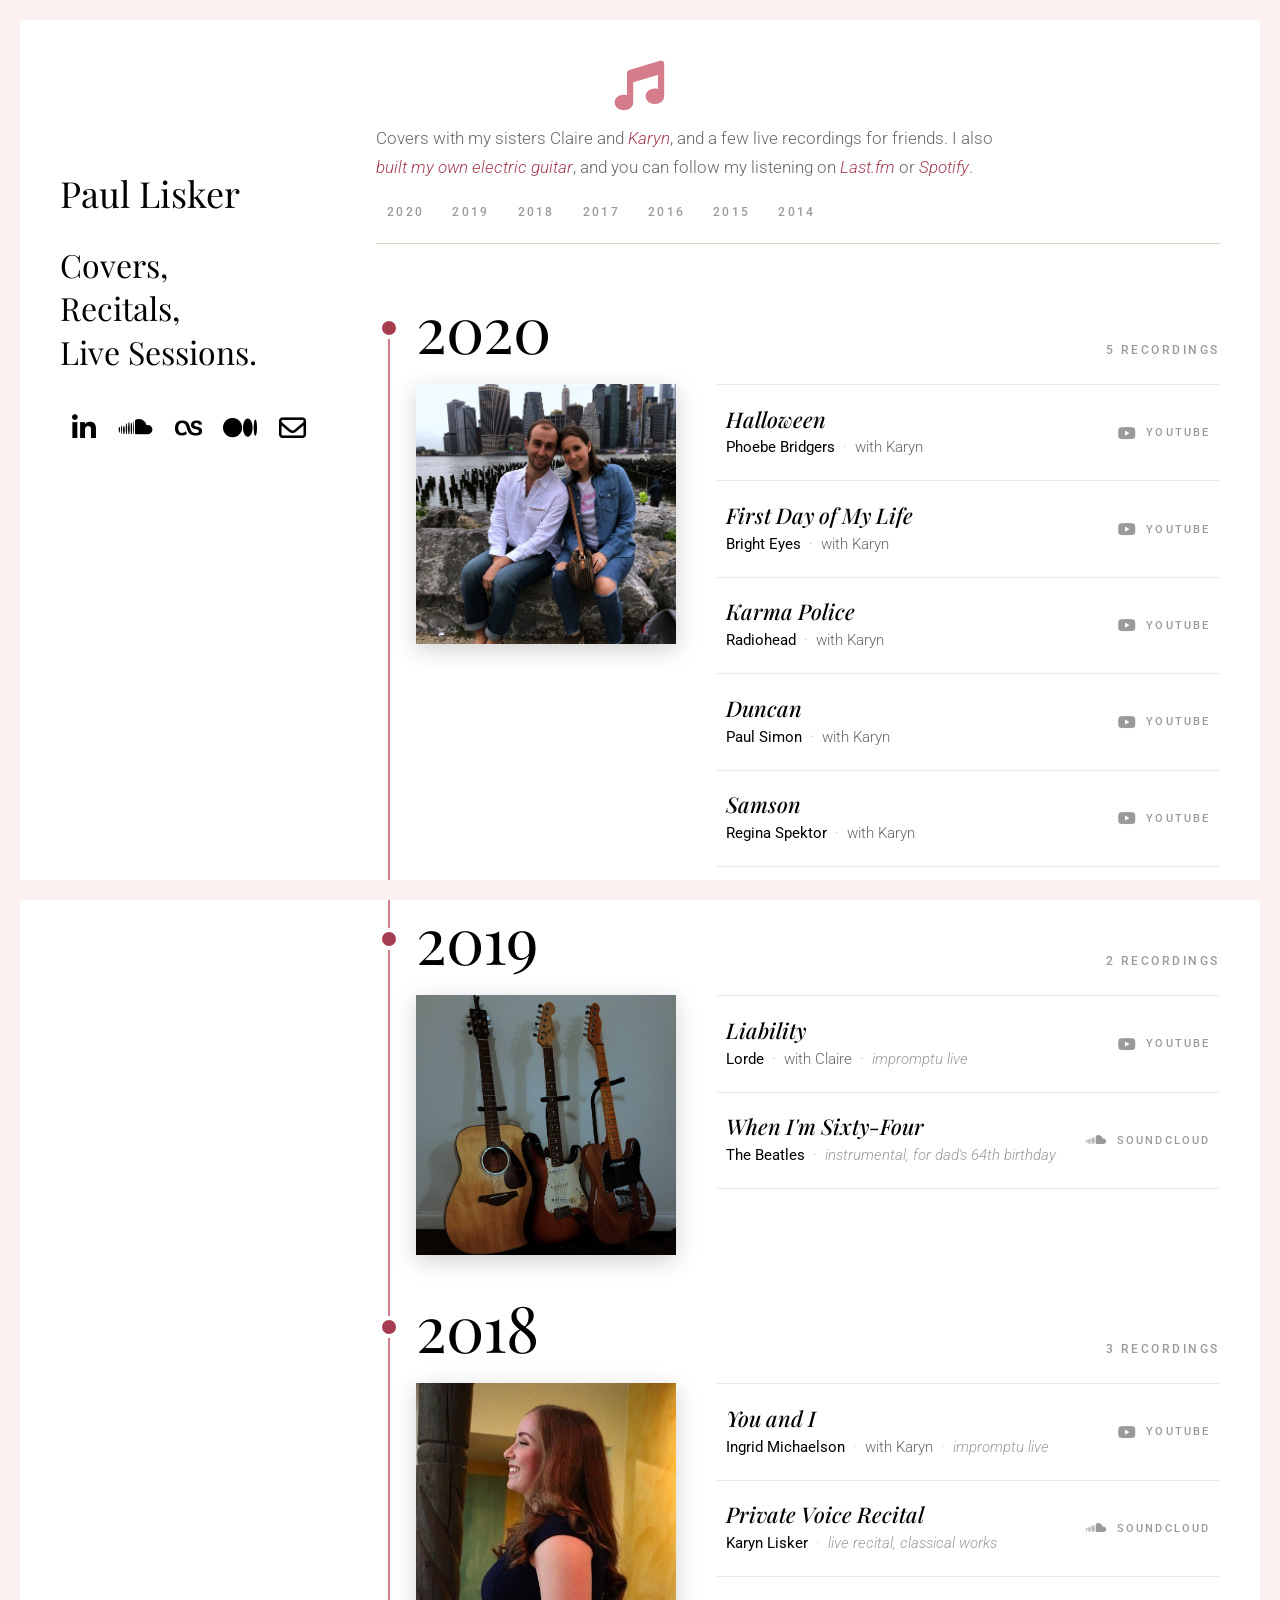
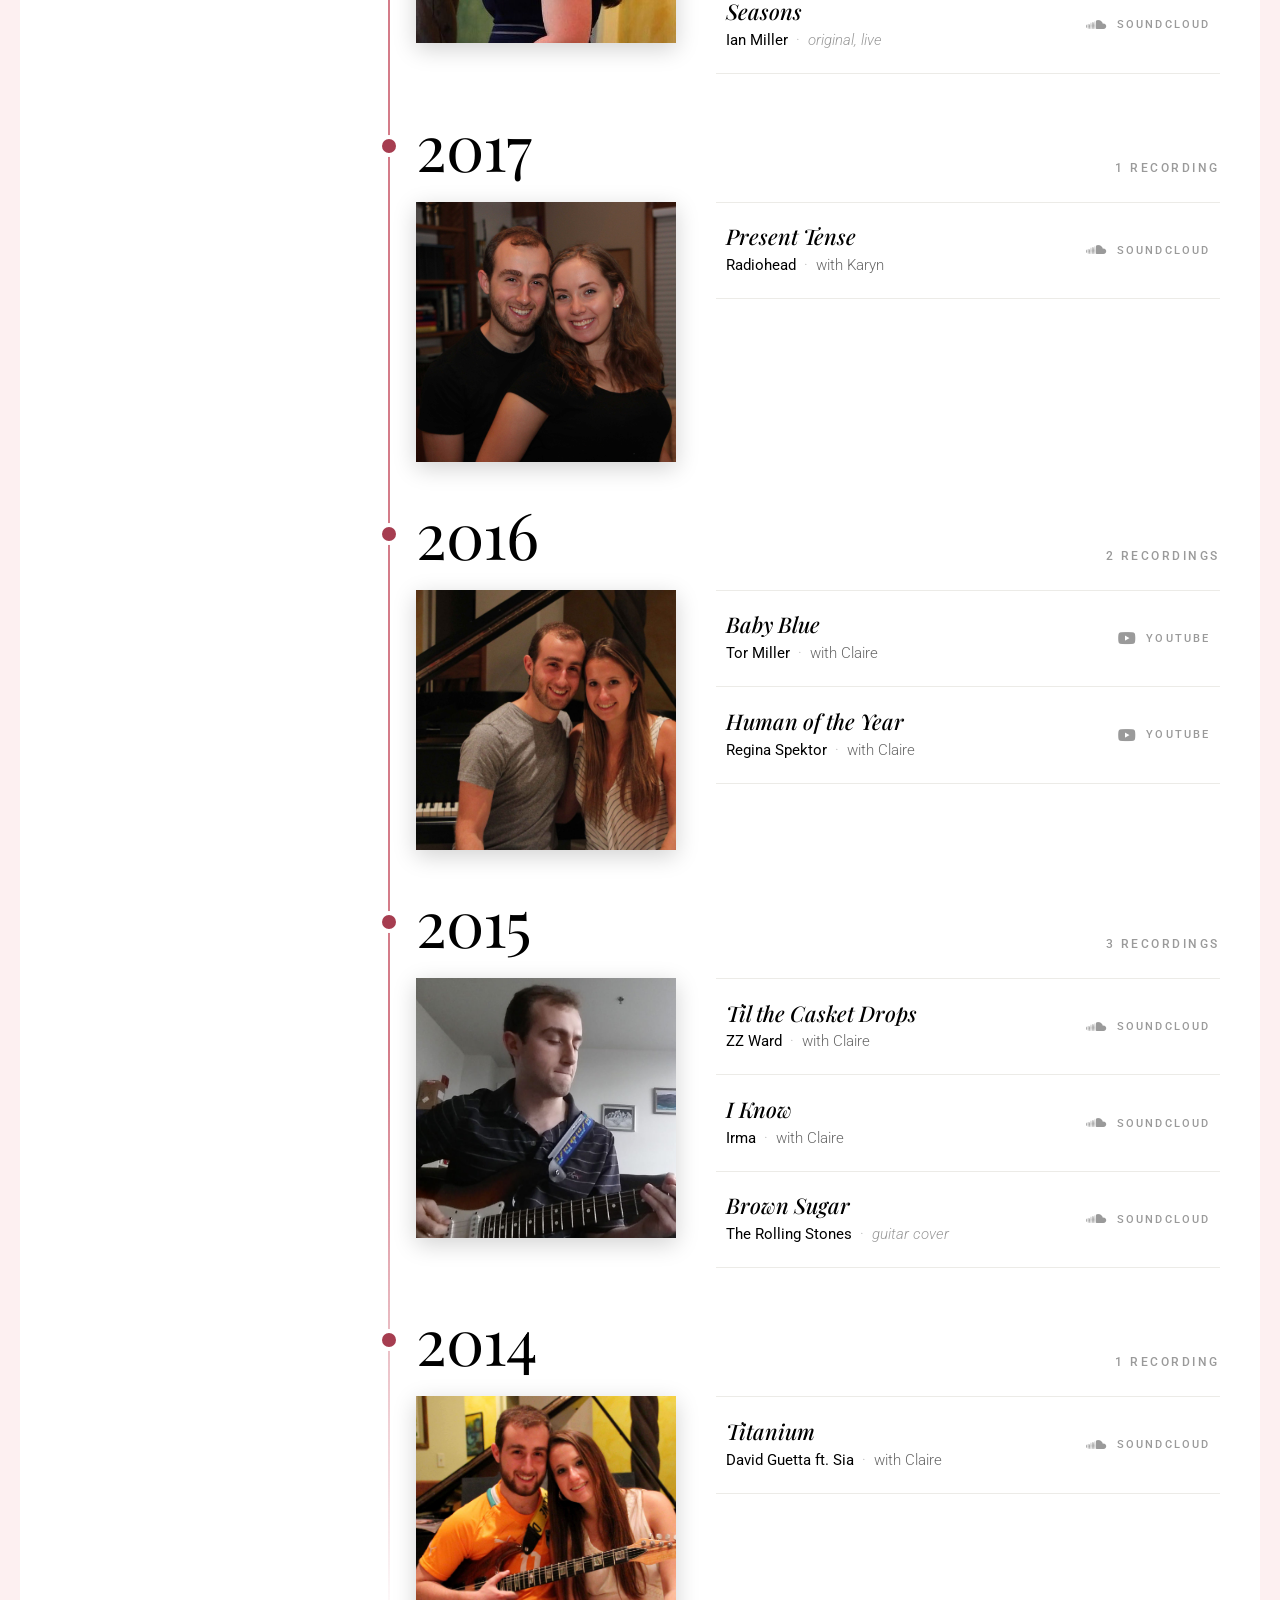
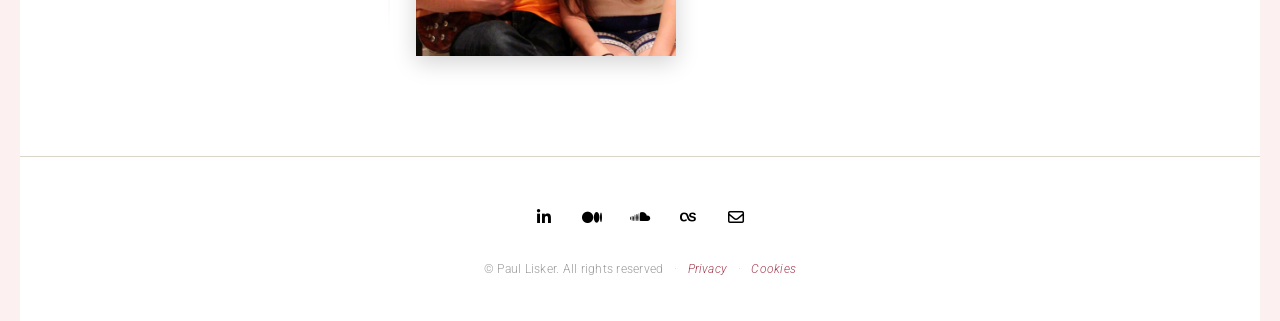
<file: index.html>
<!DOCTYPE html>
<html lang="en">

<head>
    <!-- Google tag (gtag.js) -->
    <script async src="https://www.googletagmanager.com/gtag/js?id=G-JERQFZR6JP"></script>
    <script>
        window.dataLayer = window.dataLayer || [];
        function gtag() { dataLayer.push(arguments); }
        gtag('js', new Date());

        gtag('config', 'G-JERQFZR6JP');
    </script>
    <title>Paul Lisker | Music</title>
    <meta charset="utf-8" />
    <meta name="viewport" content="width=device-width, initial-scale=1" />
    <meta name="description"
        content="Some of the music I've recorded over the years, from covers with siblings to performances by friends and family" />
    <meta name="keywords" content="music, recording, guitar, piano, covers" />
    <meta name="author" content="Paul Lisker" />
    <link rel="canonical" href="https://music.lisker.me/" />
    <!-- Open Graph -->
    <meta property="og:type" content="website" />
    <meta property="og:site_name" content="Paul Lisker · Music" />
    <meta property="og:url" content="https://music.lisker.me/" />
    <meta property="og:title" content="Paul Lisker | Music" />
    <meta property="og:description"
        content="Some of the music I've recorded over the years, from covers with siblings to performances by friends and family" />
    <meta property="og:image" content="https://music.lisker.me/images/music/liability.jpg" />
    <!-- Twitter Card -->
    <meta name="twitter:card" content="summary_large_image" />
    <meta name="twitter:title" content="Paul Lisker | Music" />
    <meta name="twitter:description"
        content="Some of the music I've recorded over the years, from covers with siblings to performances by friends and family" />
    <meta name="twitter:image" content="https://music.lisker.me/images/music/liability.jpg" />
    <!-- Fonts and icons -->
    <link rel="preconnect" href="https://fonts.googleapis.com" />
    <link rel="preconnect" href="https://fonts.gstatic.com" crossorigin />
    <link rel="stylesheet"
        href="https://fonts.googleapis.com/css2?family=Playfair+Display:ital,wght@0,400;0,500;0,600;1,400;1,500&family=Roboto:wght@300;400;500;700&display=swap" />
    <link rel="stylesheet" href="https://cdnjs.cloudflare.com/ajax/libs/font-awesome/6.5.1/css/all.min.css"
        referrerpolicy="no-referrer" />
    <link rel="stylesheet" href="assets/css/main.css" />
    <!-- Favicons -->
    <link rel="apple-touch-icon" sizes="180x180" href="/favicons/apple-touch-icon.png">
    <link rel="icon" type="image/png" sizes="32x32" href="/favicons/favicon-32x32.png">
    <link rel="icon" type="image/png" sizes="16x16" href="/favicons/favicon-16x16.png">
    <link rel="manifest" href="/favicons/site.webmanifest">
    <link rel="mask-icon" href="/favicons/safari-pinned-tab.svg" color="#5bbad5">
    <link rel="shortcut icon" href="/favicons/favicon.ico">
    <meta name="msapplication-TileColor" content="#da532c">
    <meta name="msapplication-config" content="/favicons/browserconfig.xml">
    <meta name="theme-color" content="#ffffff">
    <meta name="application-name" content="Paul Lisker · Music" />
    <script type="application/ld+json">
        {
          "@context": "https://schema.org",
          "@type": "WebSite",
          "name": "Paul Lisker · Music",
          "alternateName": "Paul Lisker | Music",
          "url": "https://music.lisker.me/"
        }
      </script>
    <script type="application/ld+json">
        {
          "@context": "https://schema.org",
          "@type": "Person",
          "name": "Paul Lisker",
          "url": "https://music.lisker.me/",
          "jobTitle": "Software Engineer",
          "alumniOf": {
            "@type": "CollegeOrUniversity",
            "name": "Harvard University"
          },
          "sameAs": [
            "https://www.linkedin.com/in/paullisker/",
            "https://www.instagram.com/paullisker/",
            "https://letterboxd.com/plisker/",
            "https://github.com/plisker/",
            "https://scholar.google.com/citations?user=TRufNXcAAAAJ",
            "https://soundcloud.com/paul-lisker",
            "https://www.last.fm/user/paullisker",
            "https://medium.com/@paullisker"
          ]
        }
      </script>
</head>

<body>
    <header class="glyph">
        <a href="https://lisker.me" aria-label="Home — Paul Lisker">
            <i class="fa-solid fa-music" aria-hidden="true"></i>
            <i class="fa-solid fa-house" aria-hidden="true"></i>
        </a>
    </header>

    <div class="shell">
        <aside class="sidebar">
            <h1 class="name">Paul Lisker</h1>
            <p class="tagline">
                Covers,<br />
                Recitals,<br />
                Live Sessions.
            </p>
            <ul class="socials" aria-label="Social links">
                <li><a href="https://www.linkedin.com/in/paullisker/" target="_blank" rel="noopener noreferrer"
                        aria-label="LinkedIn"><i class="fa-brands fa-linkedin-in" aria-hidden="true"></i></a></li>
                <li><a href="https://soundcloud.com/paul-lisker" target="_blank" rel="noopener noreferrer"
                        aria-label="SoundCloud"><i class="fa-brands fa-soundcloud" aria-hidden="true"></i></a></li>
                <li><a href="https://www.last.fm/user/paullisker" target="_blank" rel="noopener noreferrer"
                        aria-label="Last.fm"><i class="fa-brands fa-lastfm" aria-hidden="true"></i></a></li>
                <li><a href="https://medium.com/@paullisker" target="_blank" rel="noopener noreferrer"
                        aria-label="Medium"><i class="fa-brands fa-medium" aria-hidden="true"></i></a></li>
                <li><a href="mailto:music@lisker.me" aria-label="Email"><i class="fa-regular fa-envelope"
                            aria-hidden="true"></i></a></li>
            </ul>
        </aside>

        <main class="content">
            <p class="intro">
                Covers with my sisters Claire and <a href="https://karyn.lisker.me/" target="_blank" rel="noopener noreferrer">Karyn</a>, and a few live recordings for friends. I also
                <a href="https://medium.com/@paullisker/building-an-electric-guitar-3c85616dc85b" target="_blank"
                    rel="noopener noreferrer">built my own electric guitar</a>, and you can follow my listening on
                <a href="https://www.last.fm/user/paullisker" target="_blank" rel="noopener noreferrer">Last.fm</a>
                or
                <a href="https://open.spotify.com/user/paul.lisker" target="_blank"
                    rel="noopener noreferrer">Spotify</a>.
            </p>

            <nav class="year-nav" aria-label="Jump to year">
                <a href="#y2020">2020</a>
                <a href="#y2019">2019</a>
                <a href="#y2018">2018</a>
                <a href="#y2017">2017</a>
                <a href="#y2016">2016</a>
                <a href="#y2015">2015</a>
                <a href="#y2014">2014</a>
            </nav>

            <div class="timeline">
            <section class="year-group" id="y2020">
                <header class="year-head">
                    <h2>2020</h2>
                    <span class="year-count">5 recordings</span>
                </header>
                <div class="year-body">
                    <div class="year-photo">
                        <img src="images/music/liability.jpg" alt="" loading="lazy" />
                    </div>
                    <ol class="year-tracks">
                        <li><a href="https://www.youtube.com/watch?v=fKFrbJlGxUE" target="_blank"
                                rel="noopener noreferrer">
                                <span class="track-title">Halloween</span>
                                <span class="track-meta"><span class="artist">Phoebe Bridgers</span><span
                                        class="dot">·</span>with Karyn</span>
                                <span class="track-platform"><i class="fa-brands fa-youtube"
                                        aria-hidden="true"></i>YouTube</span>
                            </a></li>
                        <li><a href="https://www.youtube.com/watch?v=-castPnfj8A" target="_blank"
                                rel="noopener noreferrer">
                                <span class="track-title">First Day of My Life</span>
                                <span class="track-meta"><span class="artist">Bright Eyes</span><span
                                        class="dot">·</span>with Karyn</span>
                                <span class="track-platform"><i class="fa-brands fa-youtube"
                                        aria-hidden="true"></i>YouTube</span>
                            </a></li>
                        <li><a href="https://www.youtube.com/watch?v=FrLb7k3yHFI" target="_blank"
                                rel="noopener noreferrer">
                                <span class="track-title">Karma Police</span>
                                <span class="track-meta"><span class="artist">Radiohead</span><span
                                        class="dot">·</span>with Karyn</span>
                                <span class="track-platform"><i class="fa-brands fa-youtube"
                                        aria-hidden="true"></i>YouTube</span>
                            </a></li>
                        <li><a href="https://www.youtube.com/watch?v=6K-VrvBnKF0" target="_blank"
                                rel="noopener noreferrer">
                                <span class="track-title">Duncan</span>
                                <span class="track-meta"><span class="artist">Paul Simon</span><span
                                        class="dot">·</span>with Karyn</span>
                                <span class="track-platform"><i class="fa-brands fa-youtube"
                                        aria-hidden="true"></i>YouTube</span>
                            </a></li>
                        <li><a href="https://www.youtube.com/watch?v=h2kacIXsJok" target="_blank"
                                rel="noopener noreferrer">
                                <span class="track-title">Samson</span>
                                <span class="track-meta"><span class="artist">Regina Spektor</span><span
                                        class="dot">·</span>with Karyn</span>
                                <span class="track-platform"><i class="fa-brands fa-youtube"
                                        aria-hidden="true"></i>YouTube</span>
                            </a></li>
                    </ol>
                </div>
            </section>

            <section class="year-group" id="y2019">
                <header class="year-head">
                    <h2>2019</h2>
                    <span class="year-count">2 recordings</span>
                </header>
                <div class="year-body">
                    <div class="year-photo">
                        <img src="images/music/sixty-four.jpg" alt="" loading="lazy" />
                    </div>
                    <ol class="year-tracks">
                        <li><a href="https://www.youtube.com/watch?v=bvCJ0S2jVBk" target="_blank"
                                rel="noopener noreferrer">
                                <span class="track-title">Liability</span>
                                <span class="track-meta"><span class="artist">Lorde</span><span
                                        class="dot">·</span>with Claire<span class="dot">·</span><span
                                        class="note">impromptu live</span></span>
                                <span class="track-platform"><i class="fa-brands fa-youtube"
                                        aria-hidden="true"></i>YouTube</span>
                            </a></li>
                        <li><a href="https://soundcloud.com/paul-lisker/when-im-sixty-four-backing-track" target="_blank"
                                rel="noopener noreferrer">
                                <span class="track-title">When I'm Sixty-Four</span>
                                <span class="track-meta"><span class="artist">The Beatles</span><span
                                        class="dot">·</span><span class="note">instrumental, for dad's 64th birthday</span></span>
                                <span class="track-platform"><i class="fa-brands fa-soundcloud"
                                        aria-hidden="true"></i>SoundCloud</span>
                            </a></li>
                    </ol>
                </div>
            </section>

            <section class="year-group" id="y2018">
                <header class="year-head">
                    <h2>2018</h2>
                    <span class="year-count">3 recordings</span>
                </header>
                <div class="year-body">
                    <div class="year-photo">
                        <img src="images/music/karyn-voice-recital.jpg" alt="" loading="lazy" />
                    </div>
                    <ol class="year-tracks">
                        <li><a href="https://www.youtube.com/watch?v=6HbqHM8qkY4" target="_blank"
                                rel="noopener noreferrer">
                                <span class="track-title">You and I</span>
                                <span class="track-meta"><span class="artist">Ingrid Michaelson</span><span
                                        class="dot">·</span>with Karyn<span class="dot">·</span><span
                                        class="note">impromptu live</span></span>
                                <span class="track-platform"><i class="fa-brands fa-youtube"
                                        aria-hidden="true"></i>YouTube</span>
                            </a></li>
                        <li><a href="https://soundcloud.com/karyn-lisker/private-voice-recital-7-8-2018" target="_blank"
                                rel="noopener noreferrer">
                                <span class="track-title">Private Voice Recital</span>
                                <span class="track-meta"><span class="artist">Karyn Lisker</span><span
                                        class="dot">·</span><span class="note">live recital, classical works</span></span>
                                <span class="track-platform"><i class="fa-brands fa-soundcloud"
                                        aria-hidden="true"></i>SoundCloud</span>
                            </a></li>
                        <li><a href="https://soundcloud.com/musicianmiller/seasons-live?in=musicianmiller/sets/originals"
                                target="_blank" rel="noopener noreferrer">
                                <span class="track-title">Seasons</span>
                                <span class="track-meta"><span class="artist">Ian Miller</span><span
                                        class="dot">·</span><span class="note">original, live</span></span>
                                <span class="track-platform"><i class="fa-brands fa-soundcloud"
                                        aria-hidden="true"></i>SoundCloud</span>
                            </a></li>
                    </ol>
                </div>
            </section>

            <section class="year-group" id="y2017">
                <header class="year-head">
                    <h2>2017</h2>
                    <span class="year-count">1 recording</span>
                </header>
                <div class="year-body">
                    <div class="year-photo">
                        <img src="images/music/present-tense.jpg" alt="" loading="lazy" />
                    </div>
                    <ol class="year-tracks">
                        <li><a href="https://soundcloud.com/paul-lisker/present-tense?in=paul-lisker/sets/lisker-sibling-recordings"
                                target="_blank" rel="noopener noreferrer">
                                <span class="track-title">Present Tense</span>
                                <span class="track-meta"><span class="artist">Radiohead</span><span
                                        class="dot">·</span>with Karyn</span>
                                <span class="track-platform"><i class="fa-brands fa-soundcloud"
                                        aria-hidden="true"></i>SoundCloud</span>
                            </a></li>
                    </ol>
                </div>
            </section>

            <section class="year-group" id="y2016">
                <header class="year-head">
                    <h2>2016</h2>
                    <span class="year-count">2 recordings</span>
                </header>
                <div class="year-body">
                    <div class="year-photo">
                        <img src="images/music/baby-blue.jpg" alt="" loading="lazy" />
                    </div>
                    <ol class="year-tracks">
                        <li><a href="https://www.youtube.com/watch?v=M7q3tlrjzb4" target="_blank"
                                rel="noopener noreferrer">
                                <span class="track-title">Baby Blue</span>
                                <span class="track-meta"><span class="artist">Tor Miller</span><span
                                        class="dot">·</span>with Claire</span>
                                <span class="track-platform"><i class="fa-brands fa-youtube"
                                        aria-hidden="true"></i>YouTube</span>
                            </a></li>
                        <li><a href="https://www.youtube.com/watch?v=VSEL4dpaJuo" target="_blank"
                                rel="noopener noreferrer">
                                <span class="track-title">Human of the Year</span>
                                <span class="track-meta"><span class="artist">Regina Spektor</span><span
                                        class="dot">·</span>with Claire</span>
                                <span class="track-platform"><i class="fa-brands fa-youtube"
                                        aria-hidden="true"></i>YouTube</span>
                            </a></li>
                    </ol>
                </div>
            </section>

            <section class="year-group" id="y2015">
                <header class="year-head">
                    <h2>2015</h2>
                    <span class="year-count">3 recordings</span>
                </header>
                <div class="year-body">
                    <div class="year-photo">
                        <img src="images/music/brown-sugar.jpg" alt="" loading="lazy" />
                    </div>
                    <ol class="year-tracks">
                        <li><a href="https://soundcloud.com/paul-lisker/til-the-casket-drops" target="_blank"
                                rel="noopener noreferrer">
                                <span class="track-title">Til the Casket Drops</span>
                                <span class="track-meta"><span class="artist">ZZ Ward</span><span
                                        class="dot">·</span>with Claire</span>
                                <span class="track-platform"><i class="fa-brands fa-soundcloud"
                                        aria-hidden="true"></i>SoundCloud</span>
                            </a></li>
                        <li><a href="https://soundcloud.com/paul-lisker/i-know" target="_blank" rel="noopener noreferrer">
                                <span class="track-title">I Know</span>
                                <span class="track-meta"><span class="artist">Irma</span><span
                                        class="dot">·</span>with Claire</span>
                                <span class="track-platform"><i class="fa-brands fa-soundcloud"
                                        aria-hidden="true"></i>SoundCloud</span>
                            </a></li>
                        <li><a href="https://soundcloud.com/paul-lisker/brown-sugar-guitar-cover" target="_blank"
                                rel="noopener noreferrer">
                                <span class="track-title">Brown Sugar</span>
                                <span class="track-meta"><span class="artist">The Rolling Stones</span><span
                                        class="dot">·</span><span class="note">guitar cover</span></span>
                                <span class="track-platform"><i class="fa-brands fa-soundcloud"
                                        aria-hidden="true"></i>SoundCloud</span>
                            </a></li>
                    </ol>
                </div>
            </section>

            <section class="year-group" id="y2014">
                <header class="year-head">
                    <h2>2014</h2>
                    <span class="year-count">1 recording</span>
                </header>
                <div class="year-body">
                    <div class="year-photo">
                        <img src="images/music/titanium.jpg" alt="" loading="lazy" />
                    </div>
                    <ol class="year-tracks">
                        <li><a href="https://soundcloud.com/paul-lisker/titanium" target="_blank"
                                rel="noopener noreferrer">
                                <span class="track-title">Titanium</span>
                                <span class="track-meta"><span class="artist">David Guetta ft. Sia</span><span
                                        class="dot">·</span>with Claire</span>
                                <span class="track-platform"><i class="fa-brands fa-soundcloud"
                                        aria-hidden="true"></i>SoundCloud</span>
                            </a></li>
                    </ol>
                </div>
            </section>
            </div>
        </main>
    </div>

    <footer class="site-footer">
        <ul class="socials" aria-label="Social links">
            <li><a href="https://www.linkedin.com/in/paullisker/" target="_blank" rel="noopener noreferrer"
                    aria-label="LinkedIn"><i class="fa-brands fa-linkedin-in" aria-hidden="true"></i></a></li>
            <li><a href="https://medium.com/@paullisker" target="_blank" rel="noopener noreferrer"
                    aria-label="Medium"><i class="fa-brands fa-medium" aria-hidden="true"></i></a></li>
            <li><a href="https://soundcloud.com/paul-lisker" target="_blank" rel="noopener noreferrer"
                    aria-label="SoundCloud"><i class="fa-brands fa-soundcloud" aria-hidden="true"></i></a></li>
            <li><a href="https://www.last.fm/user/paullisker" target="_blank" rel="noopener noreferrer"
                    aria-label="Last.fm"><i class="fa-brands fa-lastfm" aria-hidden="true"></i></a></li>
            <li><a href="mailto:music@lisker.me" aria-label="Email"><i class="fa-regular fa-envelope"
                        aria-hidden="true"></i></a></li>
        </ul>
        <p class="meta">
            &copy; Paul Lisker. All rights reserved
            <span class="sep">·</span> <a href="https://lisker.me/privacy_policy">Privacy</a>
            <span class="sep">·</span> <a href="https://lisker.me/cookie_policy">Cookies</a>
        </p>
    </footer>
</body>

</html>
</file>
<file: assets/css/main.css>
/* music.lisker.me — shared frame, mirroring photos.lisker.me */

:root {
    --bg: #ffffff;
    --bg-tint: #f9ebe9;
    --bg-tile: #f4ecd9;
    --mat: #fdf0f1;
    --ink: #000000;
    --body: #676767;
    --muted: #9a9a9a;
    --hairline: #ecebe7;
    --hairline-strong: #d9d5c8;
    --accent: #d47c89;
    --accent-text: #a63d50;
    --accent-hover: #7a1e2e;
    --serif: "Playfair Display", Times, serif;
    --sans: "Roboto", Arial, sans-serif;
    --maxw: 1180px;
    --frame: 20px;
}

* {
    box-sizing: border-box;
}

html {
    font-size: 16px;
    -webkit-text-size-adjust: 100%;
}

body {
    margin: 0;
    background: var(--bg);
    color: var(--body);
    font-family: var(--sans);
    font-weight: 300;
    font-size: 1rem;
    line-height: 1.75;
    -webkit-font-smoothing: antialiased;
    -moz-osx-font-smoothing: grayscale;
    border-left: var(--frame) solid var(--mat);
    border-right: var(--frame) solid var(--mat);
    min-height: 100vh;
}

body::before,
body::after {
    content: "";
    position: fixed;
    left: 0;
    right: 0;
    height: var(--frame);
    background: var(--mat);
    z-index: 1000;
    pointer-events: none;
}

body::before {
    top: 0;
}

body::after {
    bottom: 0;
}

@media (max-width: 720px) {
    body {
        border-left: 0;
        border-right: 0;
    }

    body::before,
    body::after {
        display: none;
    }
}

a {
    color: inherit;
    text-decoration: none;
}

a:focus-visible {
    outline: 2px solid var(--accent-text);
    outline-offset: 3px;
    border-radius: 2px;
}

img {
    display: block;
    max-width: 100%;
    height: auto;
}

/* Top glyph — hover swaps music-note for home icon, mirroring photos.lisker.me logo */
.glyph {
    display: flex;
    justify-content: center;
    padding: 3.5rem 1rem 0.5rem;
}

.glyph a {
    position: relative;
    display: inline-flex;
    align-items: center;
    justify-content: center;
    width: 200px;
    height: 60px;
    color: var(--accent);
}

.glyph a i {
    position: absolute;
    inset: 0;
    display: inline-flex;
    align-items: center;
    justify-content: center;
    font-size: 3.1rem;
    transition: opacity 500ms ease, transform 500ms ease;
}

.glyph a .fa-house {
    opacity: 0;
    transform: translateY(3px);
    font-size: 2.6rem;
}

.glyph a:hover .fa-music {
    opacity: 0;
    transform: translateY(-3px);
}

.glyph a:hover .fa-house {
    opacity: 1;
    transform: translateY(0);
}

/* Page shell */
.shell {
    max-width: var(--maxw);
    margin: 0 auto;
    padding: 0 1.5rem 4rem;
}

@media (min-width: 900px) {
    .shell {
        max-width: 1240px;
        display: grid;
        grid-template-columns: 260px 1fr;
        gap: 3.5rem;
        padding: 0 2.5rem 5rem;
    }
}

/* Sidebar */
.sidebar {
    padding: 1.5rem 0 1rem;
}

@media (min-width: 900px) {
    .sidebar {
        padding: 3rem 0 2rem;
        position: sticky;
        top: 2.5rem;
        align-self: start;
    }
}

.sidebar .name {
    font-family: var(--serif);
    font-weight: 400;
    font-size: 2.25rem;
    color: var(--ink);
    margin: 0;
    line-height: 1.2;
}

.sidebar .tagline {
    font-family: var(--serif);
    font-size: 2rem;
    line-height: 1.35;
    color: var(--ink);
    margin: 1.75rem 0 2rem;
    font-weight: 400;
}

.sidebar .socials {
    display: flex;
    gap: 0.25rem;
    margin: 0;
    padding: 0;
    list-style: none;
    flex-wrap: wrap;
}

.sidebar .socials a {
    display: inline-flex;
    align-items: center;
    justify-content: center;
    width: 48px;
    height: 48px;
    color: var(--ink);
    font-size: 1.7rem;
    transition: color 500ms ease, transform 500ms ease;
}

.sidebar .socials a:hover {
    color: var(--accent-text);
    transform: translateY(-2px);
}

@media (max-width: 720px) {
    .sidebar .socials a {
        font-size: 1.4rem;
        width: 42px;
        height: 42px;
    }
}

/* Content column */
.content p {
    max-width: 620px;
    color: var(--body);
    margin: 0 0 1rem;
    font-size: 1.05rem;
    line-height: 1.7;
}

.content p a {
    color: var(--accent-text);
    font-style: italic;
    border-bottom: 1px solid transparent;
    transition: color 400ms ease, border-color 400ms ease;
}

.content p a:hover {
    color: var(--accent-hover);
    border-bottom-color: var(--accent-hover);
}

/* Timeline */
.intro {
    max-width: 620px;
    margin: 0 0 2rem;
}

.year-nav {
    display: flex;
    flex-wrap: wrap;
    gap: 0.25rem 0.35rem;
    margin: 0 0 3.25rem;
    padding: 0 0 1rem;
    border-bottom: 1px solid var(--hairline-strong);
    font-family: var(--sans);
    font-size: 0.72rem;
    letter-spacing: 0.2em;
    text-transform: uppercase;
    font-weight: 500;
}

.year-nav a {
    color: var(--muted);
    padding: 0.3rem 0.7rem;
    border-radius: 2px;
    transition: color 300ms ease, background 300ms ease;
}

.year-nav a:hover {
    color: var(--accent-hover);
    background: var(--bg-tint);
}

/* Timeline — vertical accent line with year dots, mirroring the seven-year arc */
.timeline {
    position: relative;
    padding-left: 1.75rem;
}

.timeline::before {
    content: "";
    position: absolute;
    left: 0.5rem;
    top: 1.5rem;
    bottom: 1.5rem;
    width: 2px;
    background: linear-gradient(to bottom, var(--accent) 0%, var(--accent) 80%, transparent 100%);
    border-radius: 1px;
}

@media (min-width: 720px) {
    .timeline {
        padding-left: 2.5rem;
    }

    .timeline::before {
        left: 0.75rem;
    }
}

.year-group {
    position: relative;
    margin: 0 0 1.25rem;
    scroll-margin-top: 2rem;
}

.year-group + .year-group {
    padding-top: 1.25rem;
}

.year-head::before {
    content: "";
    position: absolute;
    left: -1.25rem;
    top: 50%;
    width: 12px;
    height: 12px;
    transform: translate(-50%, -50%);
    border-radius: 50%;
    background: var(--accent-text);
    box-shadow: 0 0 0 4px var(--bg);
    z-index: 2;
}

@media (min-width: 720px) {
    .year-head::before {
        left: calc(-1.75rem + 1px);
        width: 14px;
        height: 14px;
    }
}

.year-head {
    position: relative;
    display: flex;
    align-items: baseline;
    justify-content: space-between;
    gap: 1rem;
    margin-bottom: 1.5rem;
    flex-wrap: wrap;
}

.year-head h2 {
    font-family: var(--serif);
    font-weight: 400;
    color: var(--ink);
    font-size: clamp(2.75rem, 7vw, 4rem);
    line-height: 1;
    letter-spacing: -0.015em;
    margin: 0;
}

.year-count {
    color: var(--muted);
    font-family: var(--sans);
    font-size: 0.72rem;
    letter-spacing: 0.22em;
    text-transform: uppercase;
    font-weight: 500;
}

.year-body {
    display: grid;
    grid-template-columns: 1fr;
    gap: 1.75rem;
}

@media (min-width: 720px) {
    .year-body {
        grid-template-columns: 260px 1fr;
        gap: 2.5rem;
        align-items: start;
    }
}

.year-photo {
    position: relative;
    aspect-ratio: 1 / 1;
    overflow: hidden;
    background: #f2f2f2;
    max-width: 100%;
    box-shadow: 0 6px 22px rgba(0, 0, 0, 0.18);
}

@media (max-width: 719px) {
    .year-photo {
        aspect-ratio: 16 / 10;
    }
}

.year-photo img {
    width: 100%;
    height: 100%;
    object-fit: cover;
    display: block;
    transition: transform 700ms ease;
}

.year-photo::after {
    content: "";
    position: absolute;
    inset: 0;
    background: rgba(0, 0, 0, 0);
    transition: background 500ms ease;
    pointer-events: none;
}

.year-group:hover .year-photo img {
    transform: scale(1.05);
}

.year-group:hover .year-photo::after {
    background: rgba(0, 0, 0, 0.28);
}

/* Tracks */
.year-tracks {
    list-style: none;
    margin: 0;
    padding: 0;
    border-top: 1px solid var(--hairline);
}

.year-tracks li {
    border-bottom: 1px solid var(--hairline);
}

.year-tracks a {
    display: grid;
    grid-template-columns: 1fr auto;
    grid-template-areas:
        "title    platform"
        "meta     platform";
    column-gap: 1.25rem;
    row-gap: 0.25rem;
    padding: 1.15rem 0.4rem;
    min-height: 70px;
    align-items: center;
    transition: background 300ms ease, padding-left 300ms ease;
}

@media (min-width: 560px) {
    .year-tracks a {
        column-gap: 1.75rem;
        padding: 1.35rem 0.6rem;
    }
}

.year-tracks a:hover {
    background: var(--bg-tint);
    padding-left: 1rem;
}

.track-title {
    grid-area: title;
    font-family: var(--serif);
    font-style: italic;
    font-weight: 500;
    font-size: 1.35rem;
    color: var(--ink);
    line-height: 1.2;
    align-self: end;
}

.track-meta {
    grid-area: meta;
    color: var(--body);
    font-size: 0.93rem;
    line-height: 1.5;
    align-self: start;
}

.track-meta .artist {
    color: var(--ink);
    font-weight: 400;
}

.track-meta .dot {
    color: var(--muted);
    margin: 0 0.5rem;
    opacity: 0.75;
}

.track-meta .note {
    color: var(--muted);
    font-style: italic;
}

.track-platform {
    grid-area: platform;
    align-self: center;
    font-family: var(--sans);
    font-size: 0.68rem;
    letter-spacing: 0.2em;
    text-transform: uppercase;
    color: var(--muted);
    display: inline-flex;
    align-items: center;
    gap: 0.5rem;
    white-space: nowrap;
    font-weight: 500;
    transition: color 300ms ease;
}

.track-platform i {
    font-size: 1rem;
}

.year-tracks a:hover .track-platform {
    color: var(--accent-hover);
}

/* Footer */
.site-footer {
    border-top: 1px solid var(--hairline-strong);
    padding: 2.5rem 1.5rem 2.5rem;
    text-align: center;
    color: var(--muted);
    font-size: 0.85rem;
    font-family: var(--sans);
}

.site-footer .socials {
    display: flex;
    justify-content: center;
    gap: 0.5rem;
    margin: 0 0 1.25rem;
    padding: 0;
    list-style: none;
    flex-wrap: wrap;
}

.site-footer .socials a {
    display: inline-flex;
    align-items: center;
    justify-content: center;
    width: 40px;
    height: 40px;
    color: var(--ink);
    font-size: 1rem;
    transition: color 400ms ease, transform 400ms ease;
}

.site-footer .socials a:hover {
    color: var(--accent-text);
    transform: translateY(-2px);
}

.site-footer .meta {
    margin: 0.5rem 0 0;
    font-size: 0.78rem;
    line-height: 1.9;
    letter-spacing: 0.02em;
}

.site-footer .meta a {
    color: var(--accent-text);
    font-style: italic;
    transition: color 400ms ease;
}

.site-footer .meta a:hover {
    color: var(--accent-hover);
}

.site-footer .meta .sep {
    color: var(--hairline-strong);
    margin: 0 0.45rem;
}

.sr-only {
    position: absolute;
    width: 1px;
    height: 1px;
    padding: 0;
    margin: -1px;
    overflow: hidden;
    clip: rect(0, 0, 0, 0);
    white-space: nowrap;
    border: 0;
}
</file>
